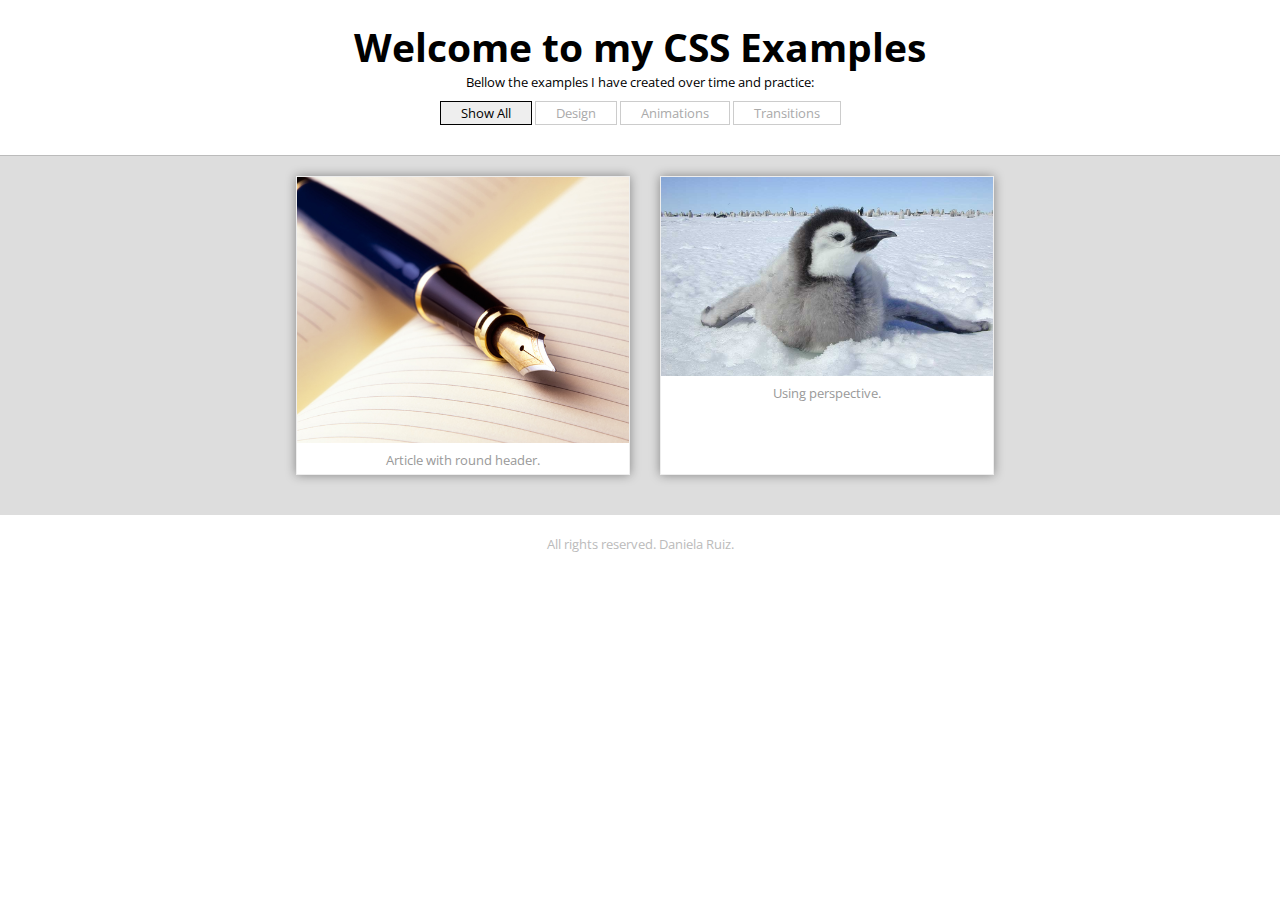
<file: index.html>
<!DOCTYPE html>
<html lang="en">
<head>
    <meta charset="UTF-8">
    <link type="text/css" rel="stylesheet" href="./css/styles.css">
    <title>My CSS Examples</title>
</head>
<body>

    <article>
        <h1>Welcome to my CSS Examples</h1>
        <p>Bellow the examples I have created over time and practice:</p>

        <input id="all" type="radio" name="skill" checked>
        <input id="design" type="radio" name="skill">
        <input id="animations" type="radio" name="skill">
        <input id="transitions" type="radio" name="skill">

        <label for="all">Show All</label>
        <label for="design">Design</label>
        <label for="animations">Animations</label>
        <label for="transitions">Transitions</label>

        <section>
            <a data-skill="design" href="article01.html">
                <img src="./assets/pencil.jpg">
                Article with round header.
            </a>
            <!--<a data-skill="transitions" href="article01.html">-->
                <!--<img src="./assets/transitions.jpeg">-->
                <!--Transitions effects example.-->
            <!--</a>-->
            <a data-skill="design css" href="perspective01.html">
                <img src="./assets/penguin.png">
                Using perspective.
            </a>
            <!--<a data-skill="design" href="article01.html">-->
                <!--<img src="./assets/pencil.jpg">-->
                <!--Article with round header.-->
            <!--</a>-->
            <!--<a data-skill="transitions" href="article01.html">-->
                <!--<img src="./assets/transitions.jpeg">-->
                <!--Transitions effects example.-->
            <!--</a>-->
            <!--<a data-skill="animations" href="article01.html">-->
                <!--<img src="./assets/animations.jpg">-->
                <!--Animations examples.-->
            <!--</a>-->
        </section>

    </article>

    <footer>
        All rights reserved. Daniela Ruiz.
    </footer>

</body>
</html>
</file>
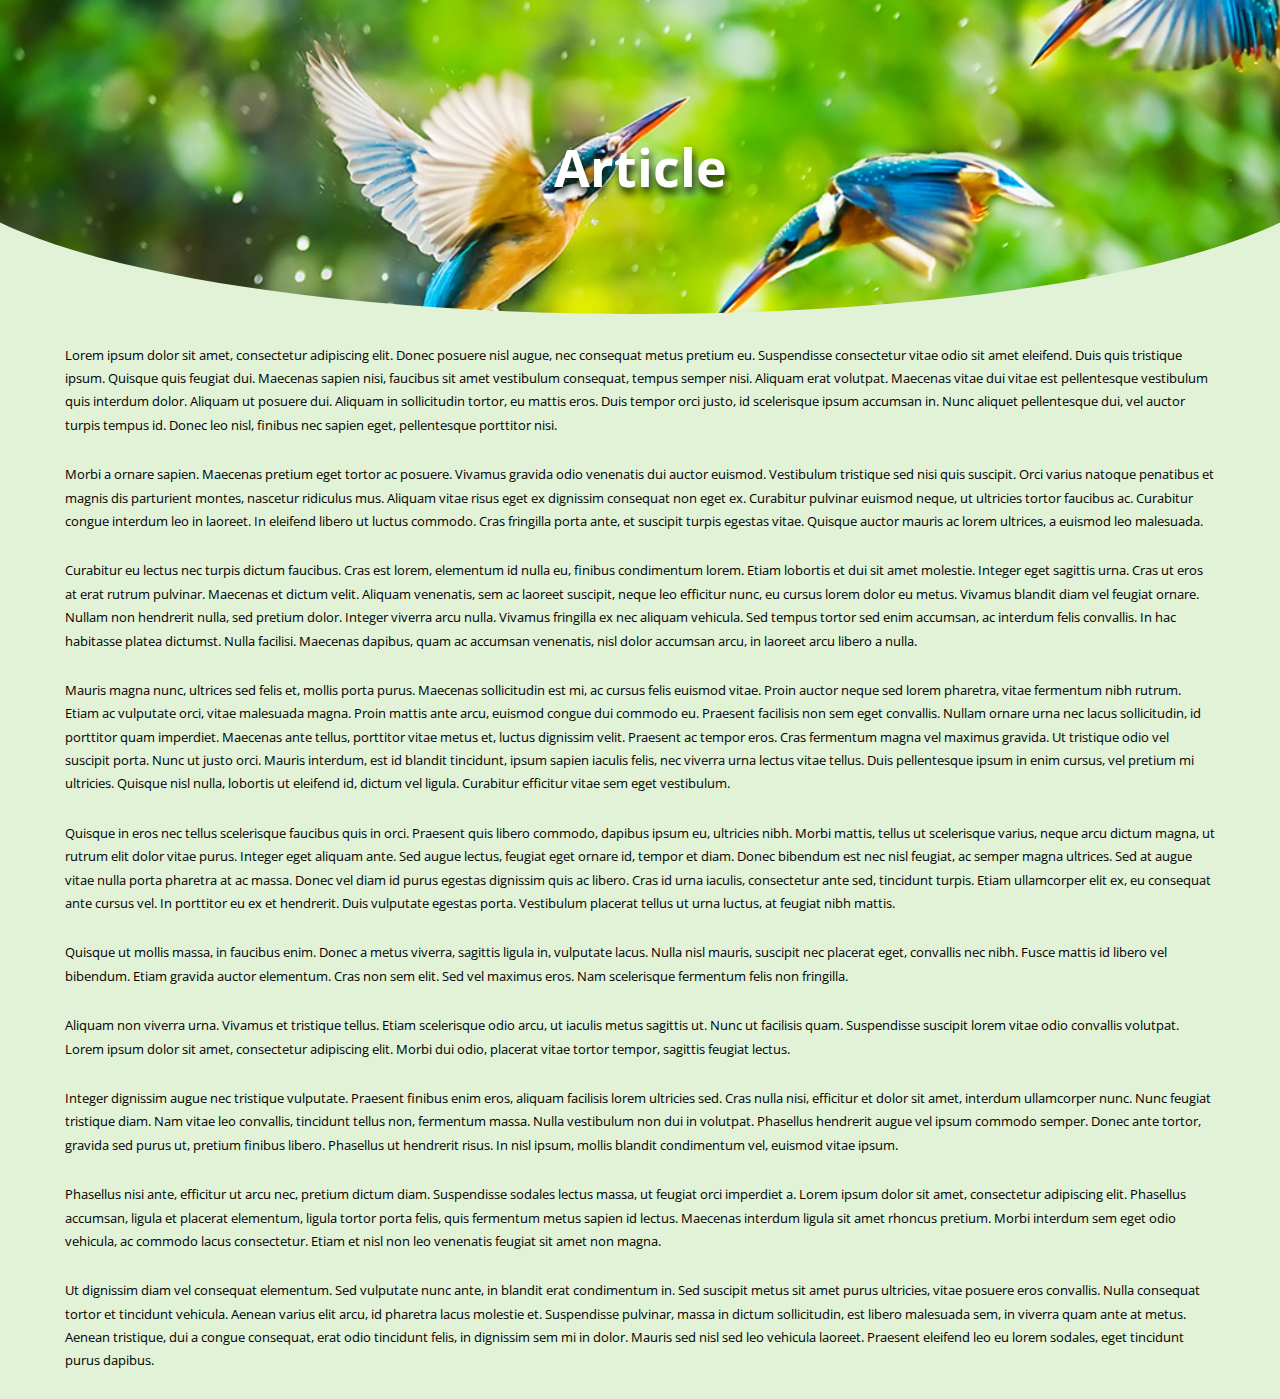
<file: article01.html>
<!DOCTYPE html>
<html lang="en">
<head>
    <meta charset="UTF-8">
    <link type="text/css" rel="stylesheet" href="./css/article01.css">
    <title>Article</title>
</head>
<body>
<header>
    <div>
        <h1>Article</h1>
    </div>
</header>
<article>
    <p>
        Lorem ipsum dolor sit amet, consectetur adipiscing elit. Donec posuere nisl augue, nec consequat metus pretium
        eu. Suspendisse consectetur vitae odio sit amet eleifend. Duis quis tristique ipsum. Quisque quis feugiat dui.
        Maecenas sapien nisi, faucibus sit amet vestibulum consequat, tempus semper nisi. Aliquam erat volutpat.
        Maecenas vitae dui vitae est pellentesque vestibulum quis interdum dolor. Aliquam ut posuere dui. Aliquam in
        sollicitudin tortor, eu mattis eros. Duis tempor orci justo, id scelerisque ipsum accumsan in. Nunc aliquet
        pellentesque dui, vel auctor turpis tempus id. Donec leo nisl, finibus nec sapien eget, pellentesque porttitor
        nisi.
    </p>
    <p>
        Morbi a ornare sapien. Maecenas pretium eget tortor ac posuere. Vivamus gravida odio venenatis dui auctor
        euismod. Vestibulum tristique sed nisi quis suscipit. Orci varius natoque penatibus et magnis dis parturient
        montes, nascetur ridiculus mus. Aliquam vitae risus eget ex dignissim consequat non eget ex. Curabitur pulvinar
        euismod neque, ut ultricies tortor faucibus ac. Curabitur congue interdum leo in laoreet. In eleifend libero ut
        luctus commodo. Cras fringilla porta ante, et suscipit turpis egestas vitae. Quisque auctor mauris ac lorem
        ultrices, a euismod leo malesuada.
    </p>
    <p>
        Curabitur eu lectus nec turpis dictum faucibus. Cras est lorem, elementum id nulla eu, finibus condimentum
        lorem. Etiam lobortis et dui sit amet molestie. Integer eget sagittis urna. Cras ut eros at erat rutrum
        pulvinar. Maecenas et dictum velit. Aliquam venenatis, sem ac laoreet suscipit, neque leo efficitur nunc, eu
        cursus lorem dolor eu metus. Vivamus blandit diam vel feugiat ornare. Nullam non hendrerit nulla, sed pretium
        dolor. Integer viverra arcu nulla. Vivamus fringilla ex nec aliquam vehicula. Sed tempus tortor sed enim
        accumsan, ac interdum felis convallis. In hac habitasse platea dictumst. Nulla facilisi. Maecenas dapibus, quam
        ac accumsan venenatis, nisl dolor accumsan arcu, in laoreet arcu libero a nulla.
    </p>
    <p>
        Mauris magna nunc, ultrices sed felis et, mollis porta purus. Maecenas sollicitudin est mi, ac cursus felis
        euismod vitae. Proin auctor neque sed lorem pharetra, vitae fermentum nibh rutrum. Etiam ac vulputate orci,
        vitae malesuada magna. Proin mattis ante arcu, euismod congue dui commodo eu. Praesent facilisis non sem eget
        convallis. Nullam ornare urna nec lacus sollicitudin, id porttitor quam imperdiet. Maecenas ante tellus,
        porttitor vitae metus et, luctus dignissim velit. Praesent ac tempor eros. Cras fermentum magna vel maximus
        gravida. Ut tristique odio vel suscipit porta. Nunc ut justo orci. Mauris interdum, est id blandit tincidunt,
        ipsum sapien iaculis felis, nec viverra urna lectus vitae tellus. Duis pellentesque ipsum in enim cursus, vel
        pretium mi ultricies. Quisque nisl nulla, lobortis ut eleifend id, dictum vel ligula. Curabitur efficitur vitae
        sem eget vestibulum.
    </p>
    <p>
        Quisque in eros nec tellus scelerisque faucibus quis in orci. Praesent quis libero commodo, dapibus ipsum eu,
        ultricies nibh. Morbi mattis, tellus ut scelerisque varius, neque arcu dictum magna, ut rutrum elit dolor vitae
        purus. Integer eget aliquam ante. Sed augue lectus, feugiat eget ornare id, tempor et diam. Donec bibendum est
        nec nisl feugiat, ac semper magna ultrices. Sed at augue vitae nulla porta pharetra at ac massa. Donec vel diam
        id purus egestas dignissim quis ac libero. Cras id urna iaculis, consectetur ante sed, tincidunt turpis. Etiam
        ullamcorper elit ex, eu consequat ante cursus vel. In porttitor eu ex et hendrerit. Duis vulputate egestas
        porta. Vestibulum placerat tellus ut urna luctus, at feugiat nibh mattis.
    </p>
    <p>
        Quisque ut mollis massa, in faucibus enim. Donec a metus viverra, sagittis ligula in, vulputate lacus. Nulla
        nisl mauris, suscipit nec placerat eget, convallis nec nibh. Fusce mattis id libero vel bibendum. Etiam gravida
        auctor elementum. Cras non sem elit. Sed vel maximus eros. Nam scelerisque fermentum felis non fringilla.
    </p>
    <p>
        Aliquam non viverra urna. Vivamus et tristique tellus. Etiam scelerisque odio arcu, ut iaculis metus sagittis
        ut. Nunc ut facilisis quam. Suspendisse suscipit lorem vitae odio convallis volutpat. Lorem ipsum dolor sit
        amet, consectetur adipiscing elit. Morbi dui odio, placerat vitae tortor tempor, sagittis feugiat lectus.
    </p>
    <p>
        Integer dignissim augue nec tristique vulputate. Praesent finibus enim eros, aliquam facilisis lorem ultricies
        sed. Cras nulla nisi, efficitur et dolor sit amet, interdum ullamcorper nunc. Nunc feugiat tristique diam. Nam
        vitae leo convallis, tincidunt tellus non, fermentum massa. Nulla vestibulum non dui in volutpat. Phasellus
        hendrerit augue vel ipsum commodo semper. Donec ante tortor, gravida sed purus ut, pretium finibus libero.
        Phasellus ut hendrerit risus. In nisl ipsum, mollis blandit condimentum vel, euismod vitae ipsum.
    </p>
    <p>
        Phasellus nisi ante, efficitur ut arcu nec, pretium dictum diam. Suspendisse sodales lectus massa, ut feugiat
        orci imperdiet a. Lorem ipsum dolor sit amet, consectetur adipiscing elit. Phasellus accumsan, ligula et
        placerat elementum, ligula tortor porta felis, quis fermentum metus sapien id lectus. Maecenas interdum ligula
        sit amet rhoncus pretium. Morbi interdum sem eget odio vehicula, ac commodo lacus consectetur. Etiam et nisl non
        leo venenatis feugiat sit amet non magna.
    </p>
    <p>
        Ut dignissim diam vel consequat elementum. Sed vulputate nunc ante, in blandit erat condimentum in. Sed suscipit
        metus sit amet purus ultricies, vitae posuere eros convallis. Nulla consequat tortor et tincidunt vehicula.
        Aenean varius elit arcu, id pharetra lacus molestie et. Suspendisse pulvinar, massa in dictum sollicitudin, est
        libero malesuada sem, in viverra quam ante at metus. Aenean tristique, dui a congue consequat, erat odio
        tincidunt felis, in dignissim sem mi in dolor. Mauris sed nisl sed leo vehicula laoreet. Praesent eleifend leo
        eu lorem sodales, eget tincidunt purus dapibus.
    </p>
</article>

</body>
</html>
</file>
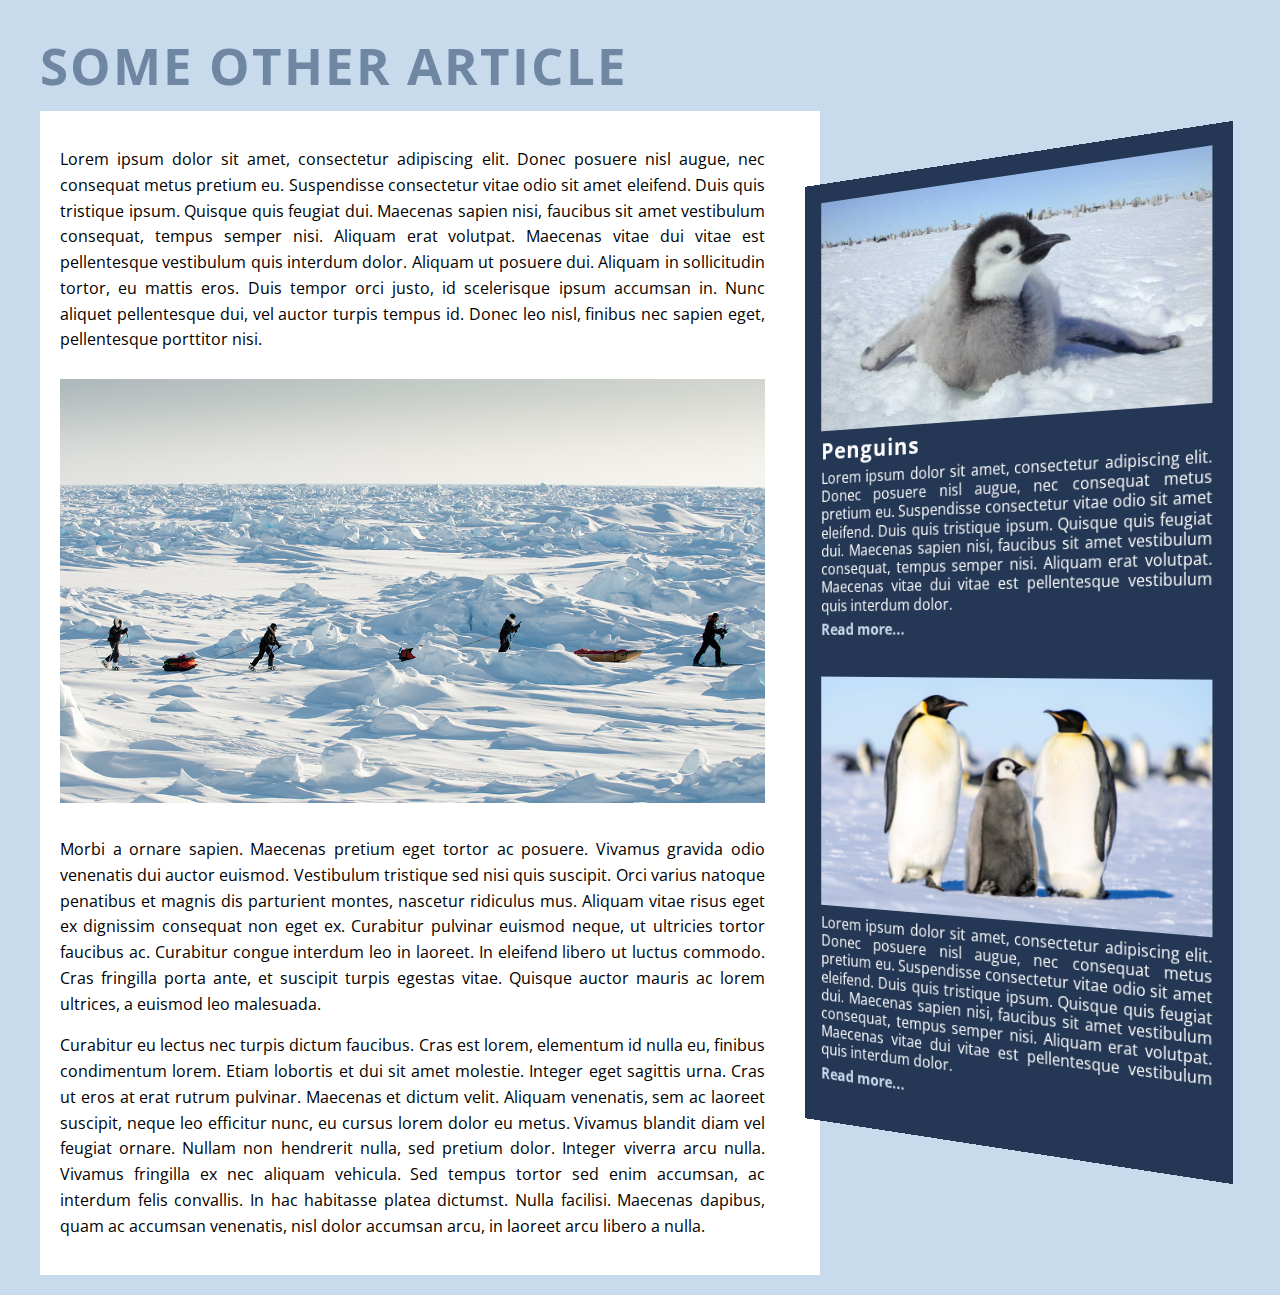
<file: perspective01.html>
<!DOCTYPE html>
<html lang="en">
<head>
    <meta charset="UTF-8">
    <link type="text/css" rel="stylesheet" href="./css/perspective01.css">
    <title>Perspective</title>
</head>
<body>
    <h1>Some Other Article</h1>
    <main>
        <article>
            <p>
                Lorem ipsum dolor sit amet, consectetur adipiscing elit. Donec posuere nisl augue, nec consequat metus pretium
                eu. Suspendisse consectetur vitae odio sit amet eleifend. Duis quis tristique ipsum. Quisque quis feugiat dui.
                Maecenas sapien nisi, faucibus sit amet vestibulum consequat, tempus semper nisi. Aliquam erat volutpat.
                Maecenas vitae dui vitae est pellentesque vestibulum quis interdum dolor. Aliquam ut posuere dui. Aliquam in
                sollicitudin tortor, eu mattis eros. Duis tempor orci justo, id scelerisque ipsum accumsan in. Nunc aliquet
                pellentesque dui, vel auctor turpis tempus id. Donec leo nisl, finibus nec sapien eget, pellentesque porttitor
                nisi.
            </p>
            <img src="assets/north-pole.jpg" />
            <p>
                Morbi a ornare sapien. Maecenas pretium eget tortor ac posuere. Vivamus gravida odio venenatis dui auctor
                euismod. Vestibulum tristique sed nisi quis suscipit. Orci varius natoque penatibus et magnis dis parturient
                montes, nascetur ridiculus mus. Aliquam vitae risus eget ex dignissim consequat non eget ex. Curabitur pulvinar
                euismod neque, ut ultricies tortor faucibus ac. Curabitur congue interdum leo in laoreet. In eleifend libero ut
                luctus commodo. Cras fringilla porta ante, et suscipit turpis egestas vitae. Quisque auctor mauris ac lorem
                ultrices, a euismod leo malesuada.
            </p>
            <p>
                Curabitur eu lectus nec turpis dictum faucibus. Cras est lorem, elementum id nulla eu, finibus condimentum
                lorem. Etiam lobortis et dui sit amet molestie. Integer eget sagittis urna. Cras ut eros at erat rutrum
                pulvinar. Maecenas et dictum velit. Aliquam venenatis, sem ac laoreet suscipit, neque leo efficitur nunc, eu
                cursus lorem dolor eu metus. Vivamus blandit diam vel feugiat ornare. Nullam non hendrerit nulla, sed pretium
                dolor. Integer viverra arcu nulla. Vivamus fringilla ex nec aliquam vehicula. Sed tempus tortor sed enim
                accumsan, ac interdum felis convallis. In hac habitasse platea dictumst. Nulla facilisi. Maecenas dapibus, quam
                ac accumsan venenatis, nisl dolor accumsan arcu, in laoreet arcu libero a nulla.
            </p>
        </article>
        <aside>
            <div>
                <img src="assets/penguin.png">
                <h2>Penguins</h2>
                <p>
                    Lorem ipsum dolor sit amet, consectetur adipiscing elit. Donec posuere nisl augue, nec consequat metus pretium
                    eu. Suspendisse consectetur vitae odio sit amet eleifend. Duis quis tristique ipsum. Quisque quis feugiat dui.
                    Maecenas sapien nisi, faucibus sit amet vestibulum consequat, tempus semper nisi. Aliquam erat volutpat.
                    Maecenas vitae dui vitae est pellentesque vestibulum quis interdum dolor.
                    <a href="#"> Read more...</a>
                </p>
                <img src="assets/maxresdefault.jpg" />
                <p>
                    Lorem ipsum dolor sit amet, consectetur adipiscing elit. Donec posuere nisl augue, nec consequat metus pretium
                    eu. Suspendisse consectetur vitae odio sit amet eleifend. Duis quis tristique ipsum. Quisque quis feugiat dui.
                    Maecenas sapien nisi, faucibus sit amet vestibulum consequat, tempus semper nisi. Aliquam erat volutpat.
                    Maecenas vitae dui vitae est pellentesque vestibulum quis interdum dolor.
                    <a href="#"> Read more...</a>
                </p>
            </div>
        </aside>
    </main>
</body>
</html>
</file>
<file: css/styles.css>
/* General Styles */

 /* importing Open Sans Font Family */
 @import url('https://fonts.googleapis.com/css?family=Open+Sans');

 body {
     font-size: 13px;
     font-family: 'Open Sans', sans-serif;
     margin: 0;
     padding: 0;
 }

 h1 {
     font-size: 3em;
     margin: 20px 0 0 0;
 }

 p {
     margin: 0 0 10px 0;
 }

 footer {
     text-align: center;
     margin: 20px;
     color: #bbb;
 }

 footer a {
     color: #000;
     text-decoration: none;
 }

 footer a:hover {
     text-decoration: underline;
 }

 /* Article Section in index */

 article {
     text-align: center;
 }

 section {
     margin: 30px 0 0 0;
     display: flex;
     flex-wrap: wrap;
     justify-content: center;
     border-top: 1px solid #bbb;
     padding: 20px;
     background-color: #ddd;
 }

 section > a {
     display: block;
     text-decoration: none;
     font-size: 1em;
     color: #999;
     width: 26%;
     margin: 0 10px 20px 20px;
     line-height: 1.2em;
     border: 1px solid #eee;
     padding: 0 5px 5px 5px;
     box-shadow: 0 0 10px rgba(0, 0, 0, .4);
     overflow: hidden;
     background-color: #fff;
     transition: background-color .5s, color .5s, border-color .5s;
 }

 section > a img {
     width: 110%;
     display: block;
     margin: 0 -5px 10px -5px;
 }

 section > a:hover {
     background-color: #eee;
     color: #000;
     border-color: #fff;
 }

 label {
     display: inline-block;
     cursor: pointer;
     padding: 2px 20px;
     border: 1px solid #ccc;
     color: #aaa;
 }

 input {
     display: none;
 }

 @media screen and (max-width: 500px) {
     section > a {
         width: 38%;
     }
 }

 /* Filtering articles using CSS */

 input#all:checked ~ label[for="all"],
 input#design:checked ~ label[for="design"],
 input#animations:checked ~ label[for="animations"],
 input#transitions:checked ~ label[for="transitions"]
 {
     color: #000;
     background-color: #eee;
     border-color: #000;
 }

 input#design:checked ~ section a[data-skill~="design"] {
     display: block;
 }

 input#design:checked ~ section a:not([data-skill~="design"]) {
     display: none;
 }

 input#animations:checked ~ section a[data-skill~="animations"] {
     display: block;
 }

 input#animations:checked ~ section a:not([data-skill~="animations"]) {
     display: none;
 }

 input#transitions:checked ~ section a[data-skill~="transitions"] {
     display: block;
 }

 input#transitions:checked ~ section a:not([data-skill~="transitions"]) {
     display: none;
 }

/* Article 01 */
</file>
<file: css/article01.css>
/* General Styles */

/* importing Open Sans Font Family */
@import url('https://fonts.googleapis.com/css?family=Open+Sans');

html {
    font-size: 16px;
    line-height: 1.8;
}

body {
    font-size: 13px;
    font-family: 'Open Sans', sans-serif;
    margin: 0;
    padding: 0;
    background-color: #E1F2D7;
}

h1 {
    font-size: 4em;
    margin: 0 0 0 0;
    padding-top: 20px;
    color: #fff;
    text-shadow: 2px 6px 9px #0e1b00;
    text-align: center;
}

footer {
    text-align: center;
    margin: 20px;
    color: #bbb;
}

footer a {
    color: #000;
    text-decoration: none;
}

footer a:hover {
    text-decoration: underline;
}

/* Article */
p {
    margin: 0 0 2em 0;
}

article {
    margin: 0 65px;
}

header > div {
    background: url("../assets/birds.jpg") no-repeat;
    background-size: cover;
    padding: 100px 0 100px 0;
    border-bottom-right-radius: 50%;
    border-bottom-left-radius: 50%;
    width: 110%;
    margin: 0 0 30px -5%;
}

header {
    overflow: hidden;
}
</file>
<file: css/perspective01.css>
/* importing Open Sans Font Family */
@import url('https://fonts.googleapis.com/css?family=Open+Sans');

html {
    font-size: 16px;
    font-family: 'Open Sans', sans-serif;
    background-color: #C8DBED;
    line-height: 1.61;
}

body {
    padding: 20px;
    margin: 0;
}

h1 {
    margin: 20px;
    color: #7087A4;
    line-height: 1;
    font-size: 3.2rem;
    letter-spacing: 2px;
    text-transform: uppercase;
}

h2 {
    font-size: 1.5rem;
    margin: 0 0 .5rem 0;
    line-height: 1;
}

main {
    display: flex;
}

article {
    width: 60%;
    padding: 20px 55px 20px 20px;
    background-color: #fff;
    margin: 0 0 0 20px;
}

article p {
    text-align: justify;
}

article img {
    width: 100%;
    margin: 10px 0;
}

aside {
    width: 40%;
    color: #fff;
    line-height: 1.2rem;
    margin: 45px 20px 0 -50px;
}

aside h2 {
    letter-spacing: 1px;
}

aside img {
    width: 100%;
    margin: 0 15px 5px 0;
}

aside p {
    text-align: justify;
    margin: 0 0 40px 0;
    font-size: 1rem;
}

aside a, aside a:visited {
    text-decoration: none;
    display: block;
    color: #C8DBED;
    font-weight: bold;
    margin-top: 6px;
}

aside > div {
    background-color: #243754;
    padding: 20px 20px 1px 20px;
    transform: perspective(1500px) rotateY(-25deg);
}
</file>
